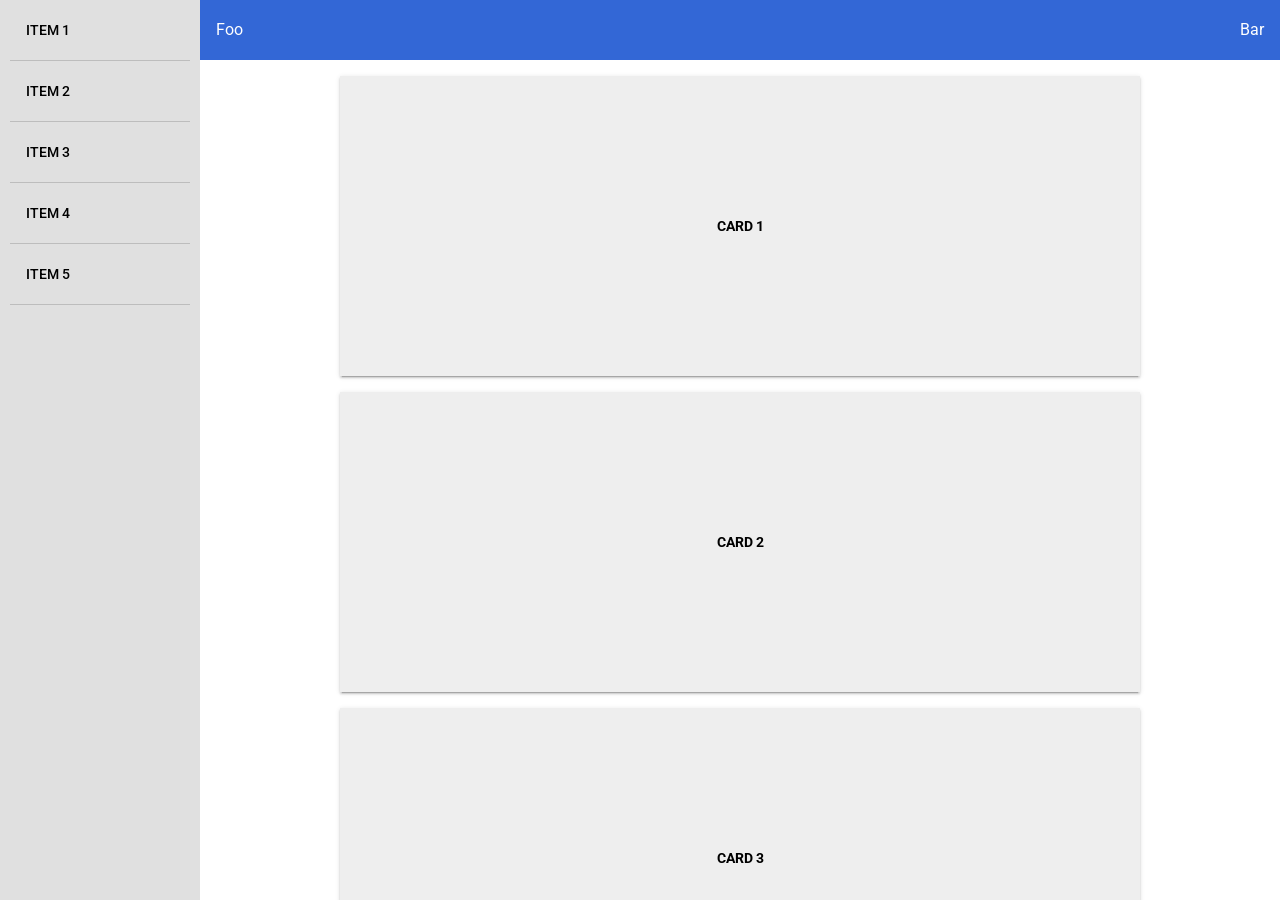
<file: components/iron-flex-layout/demo/index.html>
<!doctype html>
<!--
@license
Copyright (c) 2015 The Polymer Project Authors. All rights reserved.
This code may only be used under the BSD style license found at http://polymer.github.io/LICENSE
The complete set of authors may be found at http://polymer.github.io/AUTHORS
The complete set of contributors may be found at http://polymer.github.io/CONTRIBUTORS
Code distributed by Google as part of the polymer project is also
subject to an additional IP rights grant found at http://polymer.github.io/PATENTS
-->

<html>
<head>

  <title>iron-flex-layout</title>
  <meta charset="utf-8">
  <meta name="viewport" content="width=device-width, initial-scale=1.0">

  <script src="../../webcomponentsjs/webcomponents-lite.js"></script>

  <link rel="import" href="../../paper-styles/paper-styles.html">
  <link rel="import" href="x-app.html">

  <style>

    html, body, x-app {
      height: 100%;
    }

    body {
      margin: 0;
    }

  </style>

</head>
<body class="fullbleed">

  <x-app></x-app>

</body>
</html>
</file>
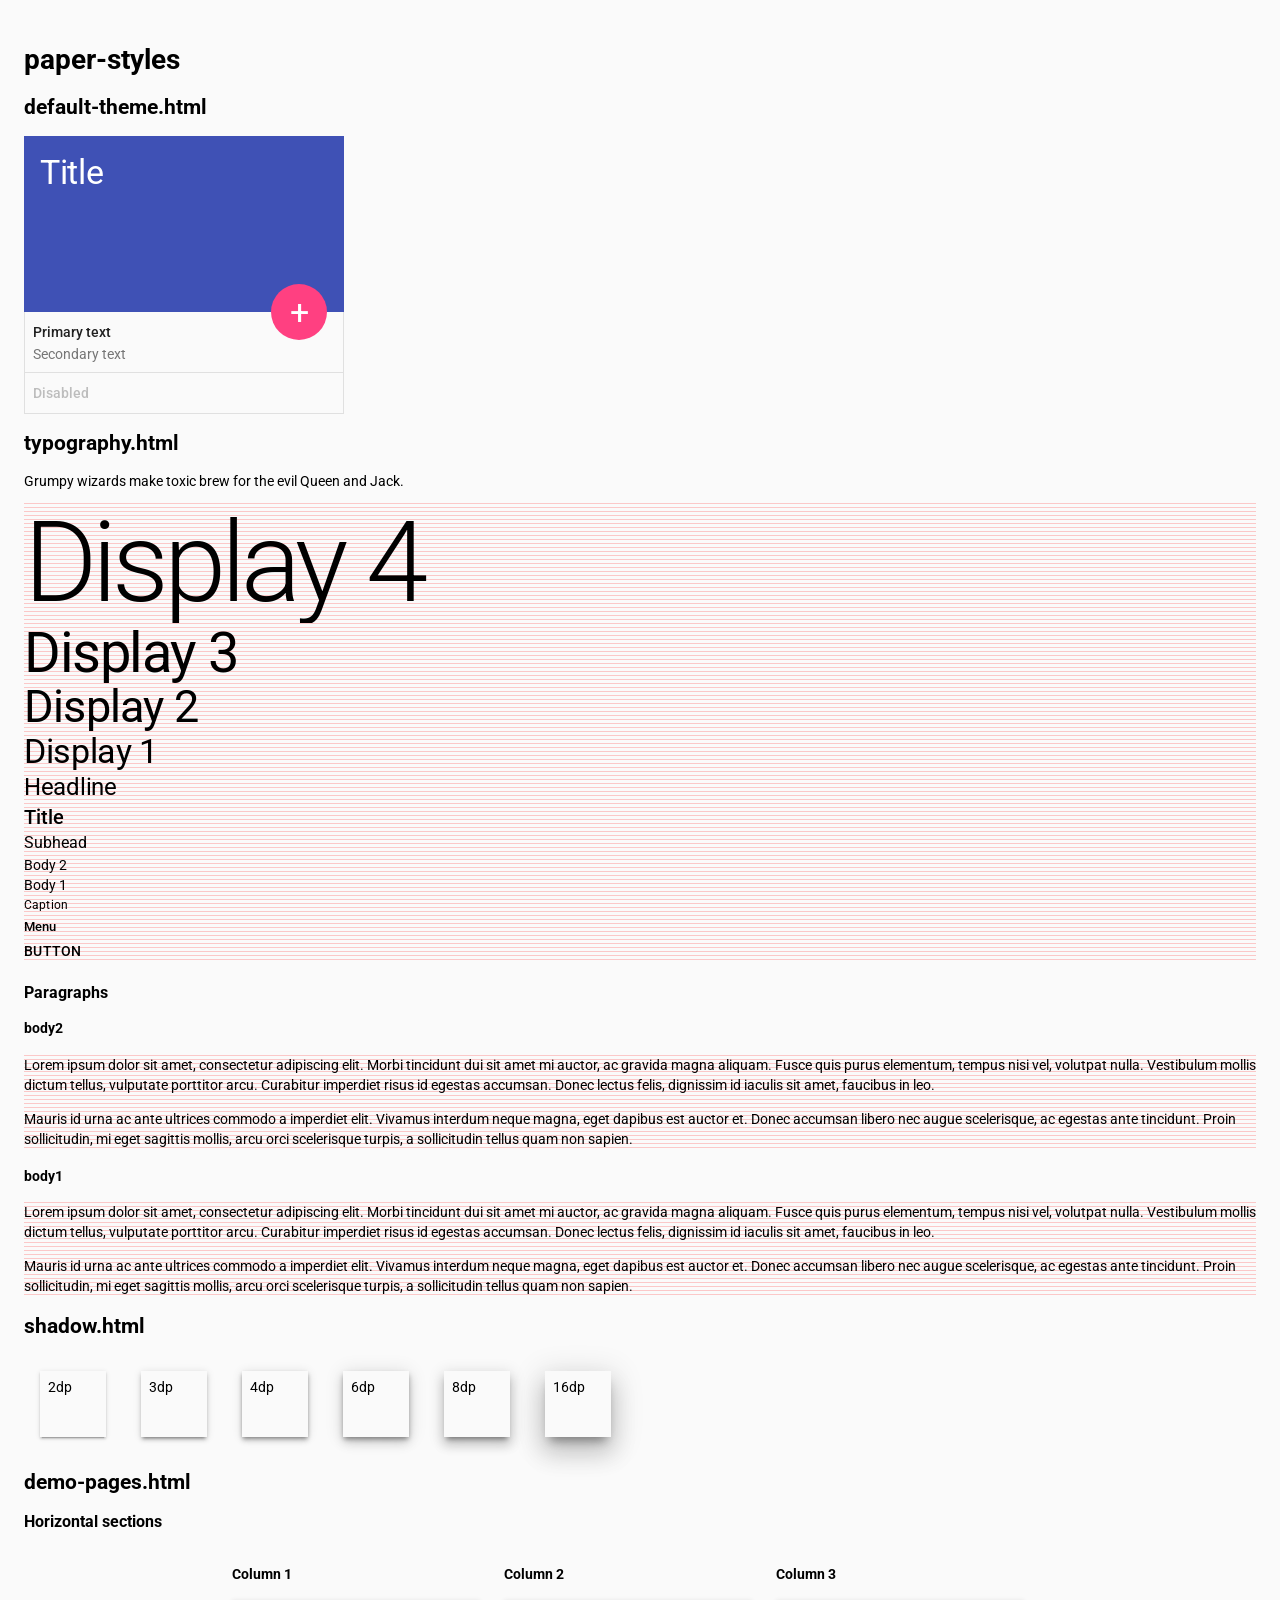
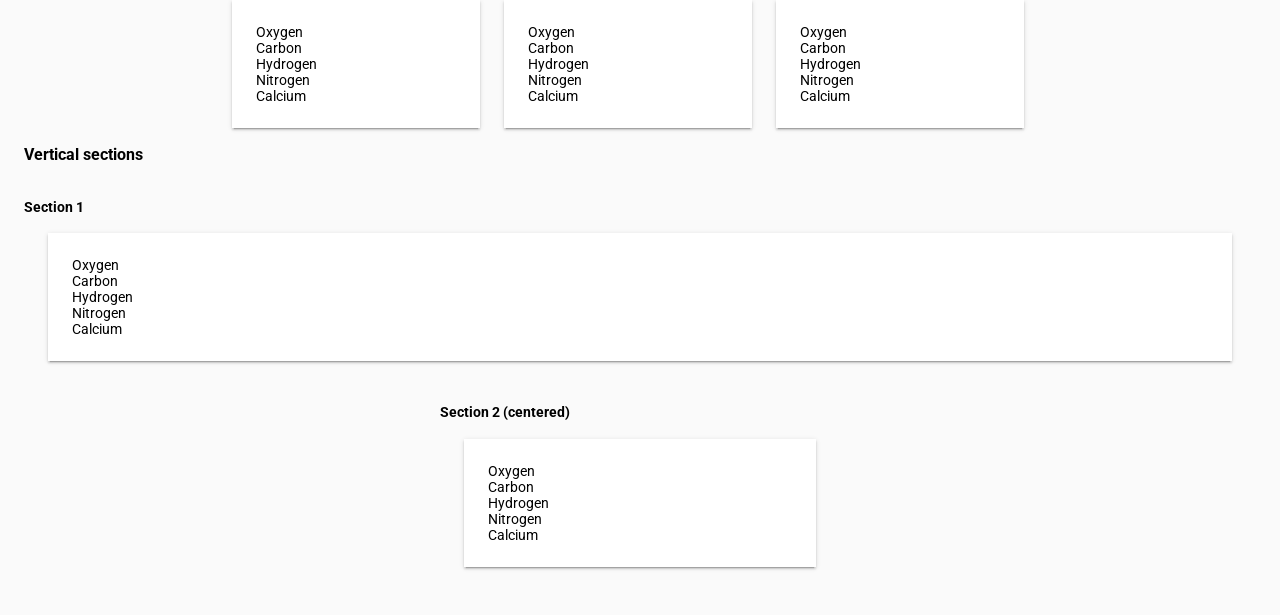
<file: components/paper-styles/demo/index.html>
<!doctype html>

<!--
  @license
  Copyright (c) 2015 The Polymer Project Authors. All rights reserved.
  This code may only be used under the BSD style license found at http://polymer.github.io/LICENSE.txt
  The complete set of authors may be found at http://polymer.github.io/AUTHORS.txt
  The complete set of contributors may be found at http://polymer.github.io/CONTRIBUTORS.txt
  Code distributed by Google as part of the polymer project is also
  subject to an additional IP rights grant found at http://polymer.github.io/PATENTS.txt
-->

<html>
  <head>

    <meta charset="utf-8">
    <meta name="viewport" content="width=device-width, minimum-scale=1.0, initial-scale=1.0, user-scalable=yes">

    <title>paper-styles demo</title>

    <script src="../../webcomponentsjs/webcomponents-lite.js"></script>

    <link rel="import" href="../paper-styles.html">
    <link rel="import" href="../demo-pages.html">

    <style>

      .redlines {
        background: linear-gradient(0deg, transparent, transparent 3.5px, rgba(255,0,0,0.2) 3.5px, rgba(255,0,0,0.2) 4px);
        background-size: 100% 4px;
      }

      .paragraph {
        margin-bottom: 20px;
      }

    </style>

  </head>
  <body unresolved>

    <!-- FIXME remove when https://github.com/Polymer/polymer/issues/1415 is resolved -->
    <dom-module id="x-demo">

      <style>

        .paper-font-display4 {
          @apply(--paper-font-display4);
        }

        .paper-font-display3 {
          @apply(--paper-font-display3);
        }

        .paper-font-display2 {
          @apply(--paper-font-display2);
        }

        .paper-font-display1 {
          @apply(--paper-font-display1);
        }

        .paper-font-headline {
          @apply(--paper-font-headline);
        }

        .paper-font-title {
          @apply(--paper-font-title);
        }

        .paper-font-subhead {
          @apply(--paper-font-subhead);
        }

        .paper-font-body2 {
          @apply(--paper-font-body1);
        }

        .paper-font-body1 {
          @apply(--paper-font-body1);
        }

        .paper-font-caption {
          @apply(--paper-font-caption);
        }

        .paper-font-menu {
          @apply(--paper-font-menu);
        }

        .paper-font-button {
          @apply(--paper-font-button);
        }

        .mobile-app {
          max-width: 320px;
        }

        .toolbar {
          height: 144px;
          padding: 16px;

          background: var(--default-primary-color);
          color: var(--text-primary-color);
          @apply(--paper-font-display1);
        }

        .item, .disabled-item {
          position: relative;
          padding: 8px;
          border: 1px solid;
          border-color: var(--divider-color);
          border-top: 0;
        }

        .item .primary {
          color: var(--primary-text-color);

          @apply(--paper-font-body2);
        }

        .item .secondary {
          color: var(--secondary-text-color);

          @apply(--paper-font-body1);
        }

        .disabled-item {
          color: var(--disabled-text-color);

          @apply(--paper-font-body2);
        }

        .fab {
          position: absolute;
          box-sizing: border-box;
          padding: 8px;
          width: 56px;
          height: 56px;
          right: 16px;
          top: -28px;
          border-radius: 50%;
          text-align: center;

          background: var(--accent-color);
          color: var(--text-primary-color);
          @apply(--paper-font-display1);
        }

        .shadow {
          display: inline-block;
          padding: 8px;
          margin: 16px;
          height: 50px;
          width: 50px;
        }

        .shadow-2dp {
          @apply(--shadow-elevation-2dp);
        }

        .shadow-3dp {
          @apply(--shadow-elevation-3dp);
        }

        .shadow-4dp {
          @apply(--shadow-elevation-4dp);
        }

        .shadow-6dp {
          @apply(--shadow-elevation-6dp);
        }

        .shadow-8dp {
          @apply(--shadow-elevation-8dp);
        }

        .shadow-16dp {
          @apply(--shadow-elevation-16dp);
        }

      </style>

      <template>

        <h1>paper-styles</h1>

        <section id="default-theme">
          <h2>default-theme.html</h2>

          <section class="mobile-app">
            <div class="toolbar">
              Title
            </div>
            <div class="item">
              <div class="fab">+</div>
              <div class="primary">Primary text</div>
              <div class="secondary">Secondary text</div>
            </div>
            <div class="disabled-item">
              Disabled
            </div>
          </section>
        </section>

        <section id="typography">
          <h2>typography.html</h2>
          <p>
            Grumpy wizards make toxic brew for the evil Queen and Jack.
          </p>
          <section class="redlines paragraph">
            <div class="paper-font-display4">Display 4</div>
            <div class="paper-font-display3">Display 3</div>
            <div class="paper-font-display2">Display 2</div>
            <div class="paper-font-display1">Display 1</div>
            <div class="paper-font-headline">Headline</div>
            <div class="paper-font-title">Title</div>
            <div class="paper-font-subhead">Subhead</div>
            <div class="paper-font-body2">Body 2</div>
            <div class="paper-font-body1">Body 1</div>
            <div class="paper-font-caption">Caption</div>
            <div class="paper-font-menu">Menu</div>
            <div class="paper-font-button">Button</div>
          </section>

          <h3>Paragraphs</h3>

          <h4>body2</h4>
          <section class="paper-font-body2 redlines">
            <p>
              Lorem ipsum dolor sit amet, consectetur adipiscing elit. Morbi
              tincidunt dui sit amet mi auctor, ac gravida magna aliquam. Fusce quis
              purus elementum, tempus nisi vel, volutpat nulla. Vestibulum mollis
              dictum tellus, vulputate porttitor arcu. Curabitur imperdiet risus id
              egestas accumsan. Donec lectus felis, dignissim id iaculis sit amet,
              faucibus in leo.
            </p>
            <p>
              Mauris id urna ac ante ultrices commodo a imperdiet elit. Vivamus
              interdum neque magna, eget dapibus est auctor et. Donec accumsan
              libero nec augue scelerisque, ac egestas ante tincidunt. Proin
              sollicitudin, mi eget sagittis mollis, arcu orci scelerisque turpis, a
              sollicitudin tellus quam non sapien.
            </p>
          </section>

          <h4>body1</h4>
          <section class="paper-font-body1 redlines">
            <p>
              Lorem ipsum dolor sit amet, consectetur adipiscing elit. Morbi
              tincidunt dui sit amet mi auctor, ac gravida magna aliquam. Fusce quis
              purus elementum, tempus nisi vel, volutpat nulla. Vestibulum mollis
              dictum tellus, vulputate porttitor arcu. Curabitur imperdiet risus id
              egestas accumsan. Donec lectus felis, dignissim id iaculis sit amet,
              faucibus in leo.
            </p>
            <p>
              Mauris id urna ac ante ultrices commodo a imperdiet elit. Vivamus
              interdum neque magna, eget dapibus est auctor et. Donec accumsan
              libero nec augue scelerisque, ac egestas ante tincidunt. Proin
              sollicitudin, mi eget sagittis mollis, arcu orci scelerisque turpis, a
              sollicitudin tellus quam non sapien.
            </p>
          </section>
        </section>

        <section id="shadow">
          <h2>shadow.html</h2>
          <div class="shadow shadow-2dp">2dp</div>
          <div class="shadow shadow-3dp">3dp</div>
          <div class="shadow shadow-4dp">4dp</div>
          <div class="shadow shadow-6dp">6dp</div>
          <div class="shadow shadow-8dp">8dp</div>
          <div class="shadow shadow-16dp">16dp</div>
        </section>

      </template>
    </dom-module>

    <script>
      document.addEventListener('HTMLImportsLoaded', function() {
        Polymer({
          is: 'x-demo',
          enableCustomStyleProperties: true
        });
      });
    </script>

    <x-demo></x-demo>

    <section id="demo-page">
      <h2>demo-pages.html</h2>

      <h3>Horizontal sections</h3>
      <div class="horizontal-section-container">
        <div>
          <h4>Column 1</h4>
          <div class="horizontal-section">
            <div>Oxygen</div>
            <div>Carbon</div>
            <div>Hydrogen</div>
            <div>Nitrogen</div>
            <div>Calcium</div>
          </div>
        </div>

        <div>
          <h4>Column 2</h4>
          <div class="horizontal-section">
            <div>Oxygen</div>
            <div>Carbon</div>
            <div>Hydrogen</div>
            <div>Nitrogen</div>
            <div>Calcium</div>
          </div>
        </div>

        <div>
          <h4>Column 3</h4>
          <div class="horizontal-section">
            <div>Oxygen</div>
            <div>Carbon</div>
            <div>Hydrogen</div>
            <div>Nitrogen</div>
            <div>Calcium</div>
          </div>
        </div>
      </div>

      <h3>Vertical sections</h3>
      <div class="vertical-section-container">
        <div>
          <h4>Section 1</h4>
          <div class="vertical-section">
            <div>Oxygen</div>
            <div>Carbon</div>
            <div>Hydrogen</div>
            <div>Nitrogen</div>
            <div>Calcium</div>
          </div>
        </div>
      </div>

      <div class="vertical-section-container centered">
        <h4>Section 2 (centered)</h4>
        <div class="vertical-section">
          <div>Oxygen</div>
          <div>Carbon</div>
          <div>Hydrogen</div>
          <div>Nitrogen</div>
          <div>Calcium</div>
        </div>
      </div>

    </section>

  </body>
</html>
</file>
